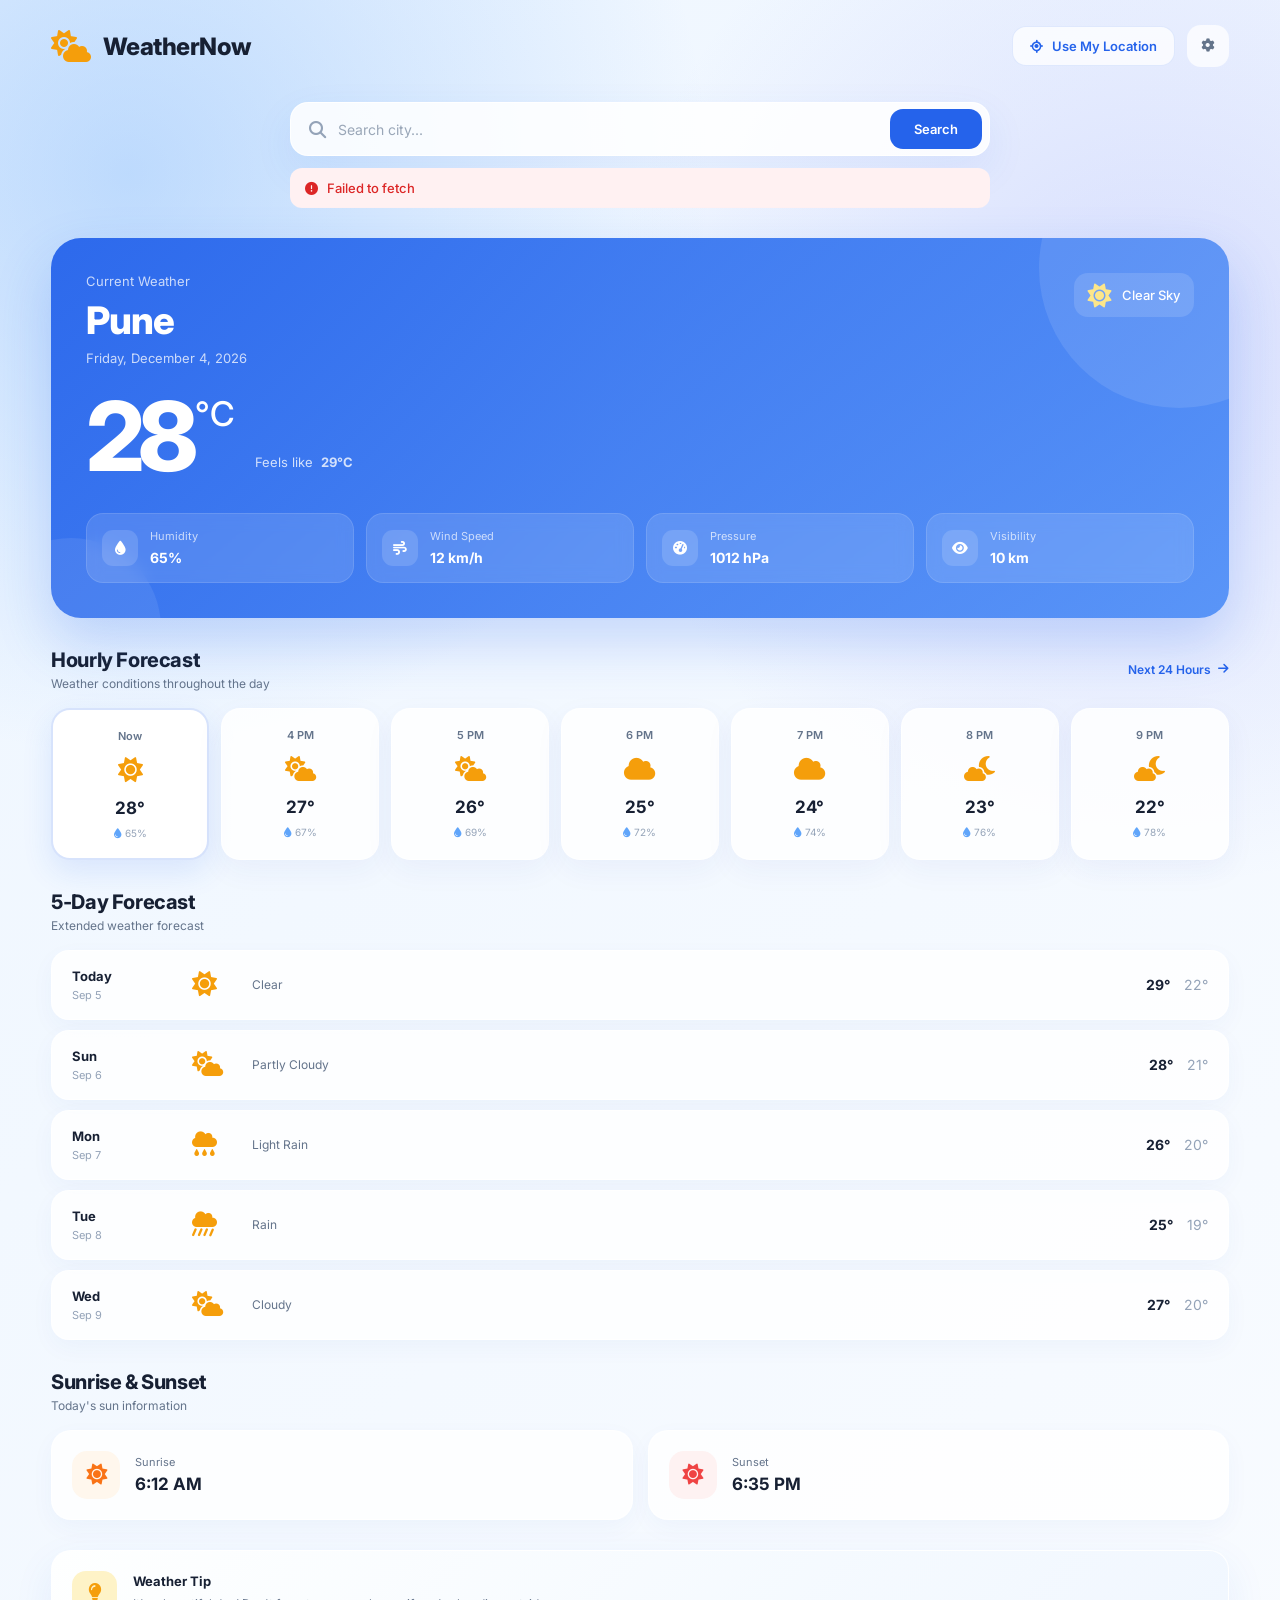
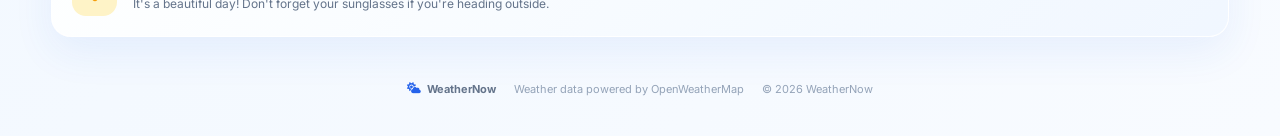
<file: weatherForecast/Index.html>
<!DOCTYPE html>
<html lang="en">
<head>
    <meta charset="UTF-8">

    <meta name="viewport" content="width=device-width, initial-scale=1.0">

    <meta name="description"
        content="Modern weather forecasting app showing current weather, hourly forecast and weekly forecast.">

    <title>WeatherNow - Weather Forecast</title>

    <!-- Google Font -->
    <link rel="preconnect" href="https://fonts.googleapis.com">
    <link rel="preconnect" href="https://fonts.gstatic.com" crossorigin>

    <link
        href="https://fonts.googleapis.com/css2?family=Inter:wght@400;500;600;700;800&display=swap"
        rel="stylesheet">

    <!-- Font Awesome Icons -->
    <link
        rel="stylesheet"
        href="https://cdnjs.cloudflare.com/ajax/libs/font-awesome/6.5.2/css/all.min.css">

    <!-- CSS -->
    <link rel="stylesheet" href="style.css">
</head>

<body>

    <!-- ============================= -->
    <!-- APP CONTAINER -->
    <!-- ============================= -->

    <div class="app-container">

        <!-- ============================= -->
        <!-- HEADER -->
        <!-- ============================= -->

        <header class="header">

            <div class="logo">
                <i class="fa-solid fa-cloud-sun"></i>
                <span>WeatherNow</span>
            </div>

            <div class="header-actions">

                <button class="location-btn" id="locationBtn">
                    <i class="fa-solid fa-location-crosshairs"></i>
                    <span>Use My Location</span>
                </button>

                <button class="settings-btn" aria-label="Settings">
                    <i class="fa-solid fa-gear"></i>
                </button>

            </div>

        </header>


        <!-- ============================= -->
        <!-- SEARCH SECTION -->
        <!-- ============================= -->

        <section class="search-section">

            <div class="search-container">

                <i class="fa-solid fa-magnifying-glass search-icon"></i>

                <input
                    type="text"
                    id="cityInput"
                    placeholder="Search city..."
                    autocomplete="off"
                    aria-label="Enter city name">

                <button id="searchBtn" class="search-btn">
                    Search
                </button>

            </div>

            <!-- Error Message -->
            <div id="errorMessage" class="error-message hidden">
                <i class="fa-solid fa-circle-exclamation"></i>
                <span>City not found. Please try another city.</span>
            </div>

        </section>


        <!-- ============================= -->
        <!-- MAIN WEATHER CONTENT -->
        <!-- ============================= -->

        <main>

            <!-- ============================= -->
            <!-- CURRENT WEATHER -->
            <!-- ============================= -->

            <section class="current-weather">

                <div class="current-weather-header">

                    <div>
                        <p class="weather-label">
                            Current Weather
                        </p>

                        <h1 id="cityName">
                            Pune
                        </h1>

                        <p class="date" id="currentDate">
                            Saturday, September 5
                        </p>
                    </div>

                    <div class="weather-status">
                        <i class="fa-solid fa-sun" id="weatherIcon"></i>

                        <span id="weatherDescription">
                            Clear Sky
                        </span>
                    </div>

                </div>


                <!-- Main Temperature -->

                <div class="temperature-section">

                    <div class="temperature">
                        <span id="temperature">28</span>
                        <span class="degree">°C</span>
                    </div>

                    <div class="feels-like">
                        Feels like
                        <strong id="feelsLike">29°C</strong>
                    </div>

                </div>


                <!-- Weather Details -->

                <div class="weather-details">

                    <div class="weather-detail-card">

                        <div class="detail-icon">
                            <i class="fa-solid fa-droplet"></i>
                        </div>

                        <div>
                            <p>Humidity</p>
                            <strong id="humidity">65%</strong>
                        </div>

                    </div>


                    <div class="weather-detail-card">

                        <div class="detail-icon">
                            <i class="fa-solid fa-wind"></i>
                        </div>

                        <div>
                            <p>Wind Speed</p>
                            <strong id="windSpeed">12 km/h</strong>
                        </div>

                    </div>


                    <div class="weather-detail-card">

                        <div class="detail-icon">
                            <i class="fa-solid fa-gauge-high"></i>
                        </div>

                        <div>
                            <p>Pressure</p>
                            <strong id="pressure">1012 hPa</strong>
                        </div>

                    </div>


                    <div class="weather-detail-card">

                        <div class="detail-icon">
                            <i class="fa-solid fa-eye"></i>
                        </div>

                        <div>
                            <p>Visibility</p>
                            <strong id="visibility">10 km</strong>
                        </div>

                    </div>

                </div>

            </section>


            <!-- ============================= -->
            <!-- HOURLY FORECAST -->
            <!-- ============================= -->

            <section class="forecast-section">

                <div class="section-heading">

                    <div>
                        <h2>Hourly Forecast</h2>
                        <p>Weather conditions throughout the day</p>
                    </div>

                    <button class="view-more-btn">
                        Next 24 Hours
                        <i class="fa-solid fa-arrow-right"></i>
                    </button>

                </div>


                <div class="hourly-forecast" id="hourlyForecast">

                    <!-- Hour 1 -->

                    <div class="hour-card active">

                        <p>Now</p>

                        <i class="fa-solid fa-sun weather-small-icon"></i>

                        <strong>28°</strong>

                        <span>
                            <i class="fa-solid fa-droplet"></i>
                            65%
                        </span>

                    </div>


                    <!-- Hour 2 -->

                    <div class="hour-card">

                        <p>4 PM</p>

                        <i class="fa-solid fa-cloud-sun weather-small-icon"></i>

                        <strong>27°</strong>

                        <span>
                            <i class="fa-solid fa-droplet"></i>
                            67%
                        </span>

                    </div>


                    <!-- Hour 3 -->

                    <div class="hour-card">

                        <p>5 PM</p>

                        <i class="fa-solid fa-cloud-sun weather-small-icon"></i>

                        <strong>26°</strong>

                        <span>
                            <i class="fa-solid fa-droplet"></i>
                            69%
                        </span>

                    </div>


                    <!-- Hour 4 -->

                    <div class="hour-card">

                        <p>6 PM</p>

                        <i class="fa-solid fa-cloud weather-small-icon"></i>

                        <strong>25°</strong>

                        <span>
                            <i class="fa-solid fa-droplet"></i>
                            72%
                        </span>

                    </div>


                    <!-- Hour 5 -->

                    <div class="hour-card">

                        <p>7 PM</p>

                        <i class="fa-solid fa-cloud weather-small-icon"></i>

                        <strong>24°</strong>

                        <span>
                            <i class="fa-solid fa-droplet"></i>
                            74%
                        </span>

                    </div>


                    <!-- Hour 6 -->

                    <div class="hour-card">

                        <p>8 PM</p>

                        <i class="fa-solid fa-cloud-moon weather-small-icon"></i>

                        <strong>23°</strong>

                        <span>
                            <i class="fa-solid fa-droplet"></i>
                            76%
                        </span>

                    </div>


                    <!-- Hour 7 -->

                    <div class="hour-card">

                        <p>9 PM</p>

                        <i class="fa-solid fa-cloud-moon weather-small-icon"></i>

                        <strong>22°</strong>

                        <span>
                            <i class="fa-solid fa-droplet"></i>
                            78%
                        </span>

                    </div>

                </div>

            </section>


            <!-- ============================= -->
            <!-- 5 DAY FORECAST -->
            <!-- ============================= -->

            <section class="forecast-section">

                <div class="section-heading">

                    <div>
                        <h2>5-Day Forecast</h2>
                        <p>Extended weather forecast</p>
                    </div>

                </div>


                <div class="daily-forecast" id="dailyForecast">

                    <!-- Today -->

                    <div class="day-card">

                        <div class="day-info">
                            <strong>Today</strong>
                            <span>Sep 5</span>
                        </div>

                        <i class="fa-solid fa-sun forecast-icon"></i>

                        <span class="forecast-description">
                            Clear
                        </span>

                        <div class="forecast-temperature">
                            <strong>29°</strong>
                            <span>22°</span>
                        </div>

                    </div>


                    <!-- Tomorrow -->

                    <div class="day-card">

                        <div class="day-info">
                            <strong>Sun</strong>
                            <span>Sep 6</span>
                        </div>

                        <i class="fa-solid fa-cloud-sun forecast-icon"></i>

                        <span class="forecast-description">
                            Partly Cloudy
                        </span>

                        <div class="forecast-temperature">
                            <strong>28°</strong>
                            <span>21°</span>
                        </div>

                    </div>


                    <!-- Monday -->

                    <div class="day-card">

                        <div class="day-info">
                            <strong>Mon</strong>
                            <span>Sep 7</span>
                        </div>

                        <i class="fa-solid fa-cloud-rain forecast-icon"></i>

                        <span class="forecast-description">
                            Light Rain
                        </span>

                        <div class="forecast-temperature">
                            <strong>26°</strong>
                            <span>20°</span>
                        </div>

                    </div>


                    <!-- Tuesday -->

                    <div class="day-card">

                        <div class="day-info">
                            <strong>Tue</strong>
                            <span>Sep 8</span>
                        </div>

                        <i class="fa-solid fa-cloud-showers-heavy forecast-icon"></i>

                        <span class="forecast-description">
                            Rain
                        </span>

                        <div class="forecast-temperature">
                            <strong>25°</strong>
                            <span>19°</span>
                        </div>

                    </div>


                    <!-- Wednesday -->

                    <div class="day-card">

                        <div class="day-info">
                            <strong>Wed</strong>
                            <span>Sep 9</span>
                        </div>

                        <i class="fa-solid fa-cloud-sun forecast-icon"></i>

                        <span class="forecast-description">
                            Cloudy
                        </span>

                        <div class="forecast-temperature">
                            <strong>27°</strong>
                            <span>20°</span>
                        </div>

                    </div>

                </div>

            </section>


            <!-- ============================= -->
            <!-- SUN INFORMATION -->
            <!-- ============================= -->

            <section class="sun-section">

                <div class="section-heading">

                    <div>
                        <h2>Sunrise & Sunset</h2>
                        <p>Today's sun information</p>
                    </div>

                </div>


                <div class="sun-cards">

                    <div class="sun-card">

                        <div class="sun-icon sunrise">
                            <i class="fa-solid fa-sun"></i>
                        </div>

                        <div>
                            <span>Sunrise</span>
                            <strong id="sunrise">6:12 AM</strong>
                        </div>

                    </div>


                    <div class="sun-card">

                        <div class="sun-icon sunset">
                            <i class="fa-solid fa-sun"></i>
                        </div>

                        <div>
                            <span>Sunset</span>
                            <strong id="sunset">6:35 PM</strong>
                        </div>

                    </div>

                </div>

            </section>


            <!-- ============================= -->
            <!-- WEATHER TIP -->
            <!-- ============================= -->

            <section class="weather-tip">

                <div class="tip-icon">
                    <i class="fa-solid fa-lightbulb"></i>
                </div>

                <div>

                    <h3>Weather Tip</h3>

                    <p id="weatherTip">
                        It's a beautiful day! Don't forget your sunglasses
                        if you're heading outside.
                    </p>

                </div>

            </section>

        </main>


        <!-- ============================= -->
        <!-- FOOTER -->
        <!-- ============================= -->

        <footer class="footer">

            <p>
                <i class="fa-solid fa-cloud-sun"></i>
                WeatherNow
            </p>

            <span>
                Weather data powered by OpenWeatherMap
            </span>

            <span>
                © 2026 WeatherNow
            </span>

        </footer>

    </div>


    <!-- ============================= -->
    <!-- JAVASCRIPT -->
    <!-- ============================= -->

    <script src="script.js"></script>

</body>
</html>
</file>
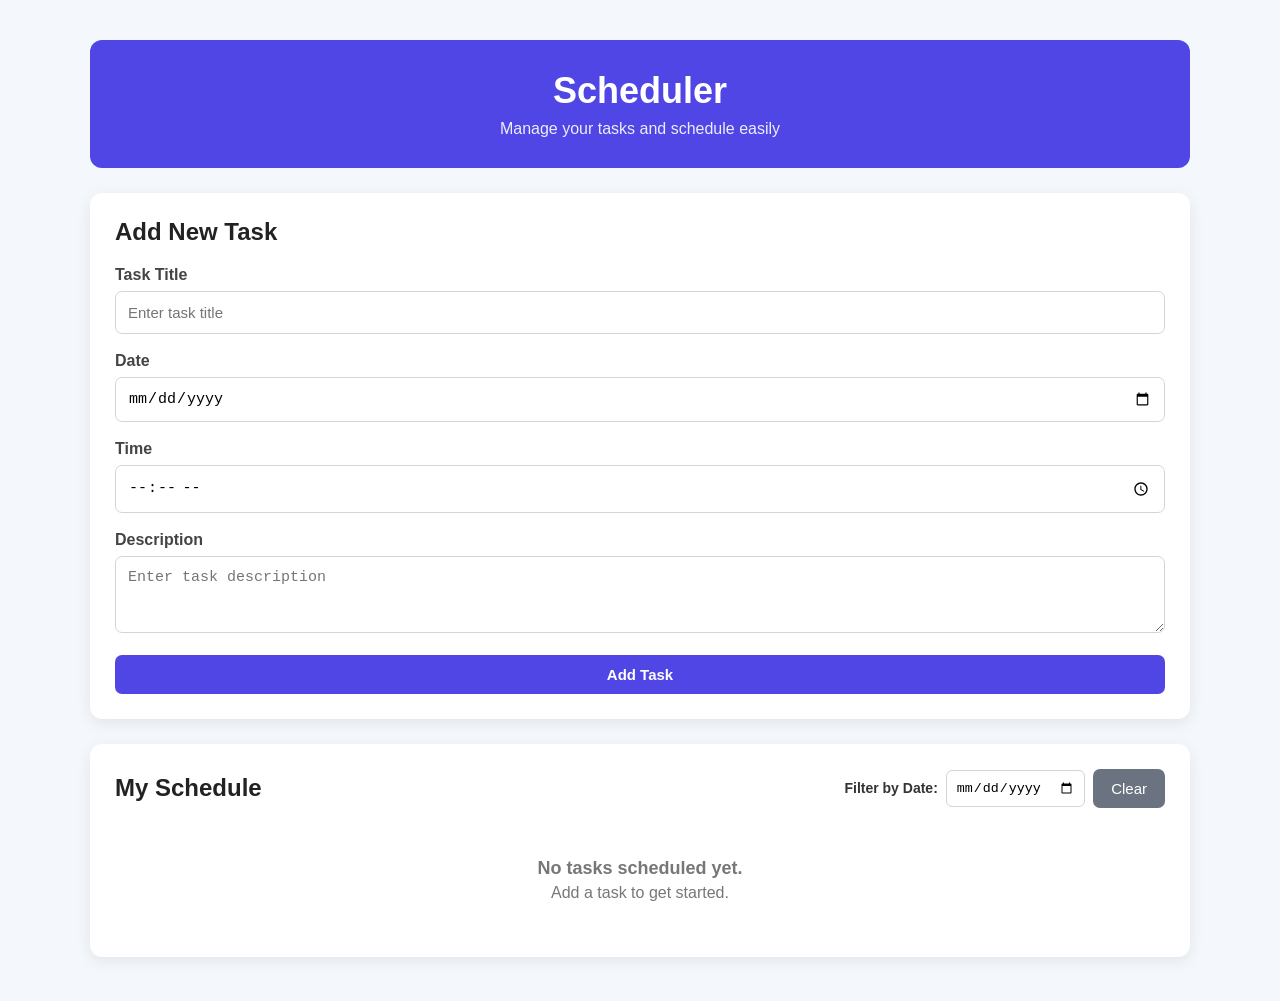
<file: Scheduler/front.html>
<!DOCTYPE html>
<html lang="en">
<head>
    <meta charset="UTF-8">
    <meta name="viewport" content="width=device-width, initial-scale=1.0">

    <title>Scheduler</title>

    <!-- CSS File -->
    <link rel="stylesheet" href="makeup.css">
</head>

<body>

    <div class="container">

        <!-- Header -->
        <header class="header">
            <h1>Scheduler</h1>
            <p>Manage your tasks and schedule easily</p>
        </header>

        <!-- Add Task Section -->
        <section class="task-form">
            <h2>Add New Task</h2>

            <form id="taskForm">

                <div class="form-group">
                    <label for="taskTitle">Task Title</label>
                    <input
                        type="text"
                        id="taskTitle"
                        placeholder="Enter task title"
                        required
                    >
                </div>

                <div class="form-group">
                    <label for="taskDate">Date</label>
                    <input
                        type="date"
                        id="taskDate"
                        required
                    >
                </div>

                <div class="form-group">
                    <label for="taskTime">Time</label>
                    <input
                        type="time"
                        id="taskTime"
                        required
                    >
                </div>

                <div class="form-group">
                    <label for="taskDescription">Description</label>
                    <textarea
                        id="taskDescription"
                        placeholder="Enter task description"
                        rows="3"
                    ></textarea>
                </div>

                <button type="submit" id="addTaskBtn">
                    Add Task
                </button>

            </form>
        </section>

        <!-- Schedule Section -->
        <section class="schedule">

            <div class="schedule-header">
                <h2>My Schedule</h2>

                <div class="filter">
                    <label for="filterDate">Filter by Date:</label>
                    <input type="date" id="filterDate">
                    <button type="button" id="clearFilter">
                        Clear
                    </button>
                </div>
            </div>

            <!-- Task List -->
            <div id="taskList" class="task-list">

                <!-- Tasks will be added here using JavaScript -->

                <div id="emptyMessage" class="empty-message">
                    <p>No tasks scheduled yet.</p>
                    <p>Add a task to get started.</p>
                </div>

            </div>

        </section>

    </div>

    <!-- JavaScript File -->
    <script src="logic.js"></script>

</body>
</html>
</file>
<file: weatherForecast/style.css>
* {
    margin: 0;
    padding: 0;
    box-sizing: border-box;
}

:root {
    --primary: #2563eb;
    --primary-light: #60a5fa;
    --text-dark: #172033;
    --text-medium: #64748b;
    --text-light: #94a3b8;
    --white: #ffffff;
    --background: #eef5ff;
    --card: rgba(255, 255, 255, 0.82);
    --border: rgba(255, 255, 255, 0.7);
    --shadow: 0 15px 40px rgba(37, 99, 235, 0.08);
    --radius: 24px;
}

html {
    scroll-behavior: smooth;
}

body {
    font-family: "Inter", sans-serif;
    color: var(--text-dark);
    background:
        radial-gradient(
            circle at 10% 10%,
            rgba(96, 165, 250, 0.35),
            transparent 30%
        ),
        radial-gradient(
            circle at 90% 20%,
            rgba(129, 140, 248, 0.25),
            transparent 30%
        ),
        linear-gradient(135deg, #eef6ff, #f8fbff);

    min-height: 100vh;
}


/* =========================================
   APP CONTAINER
========================================= */

.app-container {
    width: min(1200px, 92%);
    margin: 0 auto;
    padding: 25px 0 40px;
}


/* =========================================
   HEADER
========================================= */

.header {
    display: flex;
    justify-content: space-between;
    align-items: center;
    margin-bottom: 35px;
}

.logo {
    display: flex;
    align-items: center;
    gap: 12px;

    font-size: 24px;
    font-weight: 800;
    letter-spacing: -0.5px;
}

.logo i {
    font-size: 32px;
    color: #f59e0b;
}

.header-actions {
    display: flex;
    align-items: center;
    gap: 12px;
}

.location-btn,
.settings-btn {
    border: none;
    cursor: pointer;
    font-family: inherit;
    transition: all 0.25s ease;
}

.location-btn {
    display: flex;
    align-items: center;
    gap: 9px;

    padding: 11px 17px;

    color: var(--primary);
    background: rgba(255, 255, 255, 0.75);

    border: 1px solid rgba(37, 99, 235, 0.12);
    border-radius: 14px;

    font-size: 13px;
    font-weight: 600;
}

.location-btn:hover {
    background: var(--primary);
    color: white;
    transform: translateY(-2px);
    box-shadow: 0 8px 20px rgba(37, 99, 235, 0.2);
}

.settings-btn {
    width: 42px;
    height: 42px;

    display: flex;
    align-items: center;
    justify-content: center;

    border-radius: 14px;

    color: var(--text-medium);
    background: rgba(255, 255, 255, 0.75);
}

.settings-btn:hover {
    color: var(--primary);
    transform: rotate(25deg);
}


/* =========================================
   SEARCH
========================================= */

.search-section {
    margin-bottom: 30px;
}

.search-container {
    display: flex;
    align-items: center;

    max-width: 700px;
    margin: 0 auto;

    padding: 6px 7px 6px 18px;

    background: rgba(255, 255, 255, 0.85);

    border: 1px solid rgba(255, 255, 255, 0.9);
    border-radius: 18px;

    box-shadow: var(--shadow);

    transition: 0.25s ease;
}

.search-container:focus-within {
    border-color: rgba(37, 99, 235, 0.3);

    box-shadow:
        0 0 0 4px rgba(37, 99, 235, 0.08),
        var(--shadow);
}

.search-icon {
    color: var(--text-light);
    font-size: 17px;
    margin-right: 12px;
}

.search-container input {
    flex: 1;

    border: none;
    outline: none;

    background: transparent;

    font-family: inherit;
    font-size: 14px;
    color: var(--text-dark);
}

.search-container input::placeholder {
    color: #9aa7b8;
}

.search-btn {
    border: none;
    cursor: pointer;

    padding: 12px 24px;

    background: var(--primary);
    color: white;

    border-radius: 13px;

    font-family: inherit;
    font-size: 13px;
    font-weight: 600;

    transition: 0.25s ease;
}

.search-btn:hover {
    background: #1d4ed8;
    transform: translateY(-1px);
}


/* =========================================
   ERROR MESSAGE
========================================= */

.error-message {
    max-width: 700px;
    margin: 12px auto 0;

    display: flex;
    align-items: center;
    gap: 9px;

    padding: 12px 15px;

    border-radius: 12px;

    background: #fff1f2;
    color: #dc2626;

    font-size: 13px;
    font-weight: 500;
}

.error-message.hidden {
    display: none;
}


/* =========================================
   CURRENT WEATHER
========================================= */

.current-weather {
    position: relative;

    padding: 35px;

    overflow: hidden;

    border-radius: 30px;

    background:
        linear-gradient(
            135deg,
            rgba(37, 99, 235, 0.95),
            rgba(59, 130, 246, 0.82)
        );

    color: white;

    box-shadow:
        0 25px 55px rgba(37, 99, 235, 0.22);

    margin-bottom: 30px;
}

/* Decorative circles */

.current-weather::before {
    content: "";

    position: absolute;

    width: 280px;
    height: 280px;

    right: -90px;
    top: -110px;

    border-radius: 50%;

    background: rgba(255, 255, 255, 0.1);
}

.current-weather::after {
    content: "";

    position: absolute;

    width: 180px;
    height: 180px;

    left: -70px;
    bottom: -100px;

    border-radius: 50%;

    background: rgba(255, 255, 255, 0.08);
}

.current-weather-header {
    position: relative;
    z-index: 2;

    display: flex;
    justify-content: space-between;
    align-items: flex-start;
}

.weather-label {
    font-size: 13px;
    opacity: 0.75;
    margin-bottom: 8px;
}

.current-weather h1 {
    font-size: 38px;
    font-weight: 800;
    letter-spacing: -1px;
}

.date {
    margin-top: 7px;

    font-size: 13px;
    opacity: 0.75;
}

.weather-status {
    display: flex;
    align-items: center;
    gap: 10px;

    padding: 10px 14px;

    border-radius: 14px;

    background: rgba(255, 255, 255, 0.13);

    font-size: 13px;
    font-weight: 500;
}

.weather-status i {
    font-size: 24px;
    color: #fde68a;
}


/* =========================================
   TEMPERATURE
========================================= */

.temperature-section {
    position: relative;
    z-index: 2;

    display: flex;
    align-items: flex-end;
    gap: 20px;

    margin: 30px 0 35px;
}

.temperature {
    display: flex;
    align-items: flex-start;

    line-height: 0.85;
}

.temperature span:first-child {
    font-size: 96px;
    font-weight: 800;
    letter-spacing: -7px;
}

.temperature .degree {
    font-size: 34px;
    font-weight: 500;

    margin-top: 4px;
    margin-left: 4px;
}

.feels-like {
    margin-bottom: 8px;

    font-size: 13px;
    opacity: 0.78;
}

.feels-like strong {
    color: white;
    margin-left: 4px;
}


/* =========================================
   WEATHER DETAILS
========================================= */

.weather-details {
    position: relative;
    z-index: 2;

    display: grid;
    grid-template-columns: repeat(4, 1fr);

    gap: 12px;
}

.weather-detail-card {
    display: flex;
    align-items: center;
    gap: 12px;

    padding: 15px;

    border-radius: 17px;

    background: rgba(255, 255, 255, 0.12);

    border: 1px solid rgba(255, 255, 255, 0.12);

    backdrop-filter: blur(8px);

    transition: 0.25s ease;
}

.weather-detail-card:hover {
    background: rgba(255, 255, 255, 0.18);
    transform: translateY(-3px);
}

.detail-icon {
    width: 36px;
    height: 36px;

    display: flex;
    align-items: center;
    justify-content: center;

    border-radius: 11px;

    background: rgba(255, 255, 255, 0.14);

    font-size: 14px;
}

.weather-detail-card p {
    font-size: 11px;
    opacity: 0.7;
    margin-bottom: 4px;
}

.weather-detail-card strong {
    font-size: 14px;
}


/* =========================================
   SECTION
========================================= */

.forecast-section,
.sun-section {
    margin-bottom: 30px;
}

.section-heading {
    display: flex;
    justify-content: space-between;
    align-items: center;

    margin-bottom: 17px;
}

.section-heading h2 {
    font-size: 20px;
    font-weight: 750;
    letter-spacing: -0.4px;
}

.section-heading p {
    margin-top: 4px;

    color: var(--text-medium);

    font-size: 12px;
}

.view-more-btn {
    border: none;
    background: transparent;

    color: var(--primary);

    font-family: inherit;
    font-size: 12px;
    font-weight: 600;

    cursor: pointer;

    display: flex;
    align-items: center;
    gap: 7px;

    transition: 0.2s ease;
}

.view-more-btn:hover {
    gap: 11px;
}


/* =========================================
   HOURLY FORECAST
========================================= */

.hourly-forecast {
    display: grid;
    grid-template-columns: repeat(7, 1fr);
    gap: 12px;
}

.hour-card {
    display: flex;
    flex-direction: column;
    align-items: center;

    padding: 19px 10px;

    border-radius: 19px;

    background: var(--card);

    border: 1px solid var(--border);

    box-shadow: 0 10px 30px rgba(30, 64, 175, 0.05);

    transition: 0.25s ease;
}

.hour-card:hover {
    transform: translateY(-5px);
    box-shadow: 0 15px 30px rgba(30, 64, 175, 0.1);
}

.hour-card.active {
    background: white;

    border: 2px solid rgba(37, 99, 235, 0.18);

    box-shadow:
        0 12px 30px rgba(37, 99, 235, 0.12);
}

.hour-card p {
    color: var(--text-medium);

    font-size: 11px;
    font-weight: 600;

    margin-bottom: 15px;
}

.weather-small-icon {
    font-size: 25px;

    margin-bottom: 15px;

    color: #f59e0b;
}

.hour-card strong {
    font-size: 17px;
    margin-bottom: 9px;
}

.hour-card span {
    color: var(--text-light);

    font-size: 10px;
}

.hour-card span i {
    color: #60a5fa;
}


/* =========================================
   DAILY FORECAST
========================================= */

.daily-forecast {
    display: flex;
    flex-direction: column;
    gap: 10px;
}

.day-card {
    display: grid;

    grid-template-columns: 120px 60px 1fr 100px;

    align-items: center;

    padding: 17px 20px;

    border-radius: 18px;

    background: var(--card);

    border: 1px solid var(--border);

    box-shadow: 0 8px 25px rgba(30, 64, 175, 0.04);

    transition: 0.25s ease;
}

.day-card:hover {
    transform: translateX(4px);

    box-shadow: 0 12px 30px rgba(30, 64, 175, 0.08);
}

.day-info {
    display: flex;
    flex-direction: column;
    gap: 4px;
}

.day-info strong {
    font-size: 13px;
}

.day-info span {
    color: var(--text-light);
    font-size: 11px;
}

.forecast-icon {
    font-size: 25px;
    color: #f59e0b;
}

.forecast-description {
    color: var(--text-medium);
    font-size: 12px;
}

.forecast-temperature {
    display: flex;
    justify-content: flex-end;
    gap: 14px;
}

.forecast-temperature strong {
    font-size: 14px;
}

.forecast-temperature span {
    color: var(--text-light);
    font-size: 14px;
}


/* =========================================
   SUNRISE / SUNSET
========================================= */

.sun-cards {
    display: grid;
    grid-template-columns: 1fr 1fr;

    gap: 15px;
}

.sun-card {
    display: flex;
    align-items: center;
    gap: 15px;

    padding: 20px;

    background: var(--card);

    border: 1px solid var(--border);

    border-radius: 20px;

    box-shadow: 0 8px 25px rgba(30, 64, 175, 0.04);
}

.sun-icon {
    width: 48px;
    height: 48px;

    display: flex;
    align-items: center;
    justify-content: center;

    border-radius: 15px;

    font-size: 21px;
}

.sunrise {
    background: #fff7ed;
    color: #f97316;
}

.sunset {
    background: #fef2f2;
    color: #ef4444;
}

.sun-card span {
    display: block;

    color: var(--text-medium);

    font-size: 11px;

    margin-bottom: 5px;
}

.sun-card strong {
    font-size: 17px;
}


/* =========================================
   WEATHER TIP
========================================= */

.weather-tip {
    display: flex;
    align-items: center;
    gap: 16px;

    padding: 20px;

    margin-bottom: 35px;

    background:
        linear-gradient(
            135deg,
            rgba(255, 255, 255, 0.9),
            rgba(239, 246, 255, 0.9)
        );

    border: 1px solid rgba(255, 255, 255, 0.9);

    border-radius: 20px;

    box-shadow: var(--shadow);
}

.tip-icon {
    width: 45px;
    height: 45px;

    flex-shrink: 0;

    display: flex;
    align-items: center;
    justify-content: center;

    border-radius: 14px;

    background: #fef3c7;
    color: #f59e0b;

    font-size: 18px;
}

.weather-tip h3 {
    font-size: 13px;
    margin-bottom: 5px;
}

.weather-tip p {
    color: var(--text-medium);
    font-size: 12px;
    line-height: 1.6;
}


/* =========================================
   FOOTER
========================================= */

.footer {
    display: flex;
    justify-content: center;
    align-items: center;
    flex-wrap: wrap;

    gap: 18px;

    padding-top: 10px;

    color: var(--text-light);

    font-size: 11px;
}

.footer p {
    display: flex;
    align-items: center;
    gap: 6px;

    font-weight: 700;

    color: var(--text-medium);
}

.footer p i {
    color: var(--primary);
}


/* =========================================
   LOADING STATE
========================================= */

.loading {
    position: relative;
    pointer-events: none;
    opacity: 0.7;
}

.loading::after {
    content: "";

    position: absolute;

    width: 18px;
    height: 18px;

    top: 50%;
    left: 50%;

    margin-left: -9px;
    margin-top: -9px;

    border: 2px solid rgba(255, 255, 255, 0.35);
    border-top-color: white;

    border-radius: 50%;

    animation: spin 0.7s linear infinite;
}

@keyframes spin {
    to {
        transform: rotate(360deg);
    }
}


/* =========================================
   RESPONSIVE — TABLET
========================================= */

@media (max-width: 900px) {

    .weather-details {
        grid-template-columns: repeat(2, 1fr);
    }

    .hourly-forecast {
        grid-template-columns: repeat(4, 1fr);
    }

    .hour-card:nth-child(n + 5) {
        display: none;
    }

}


/* =========================================
   RESPONSIVE — MOBILE
========================================= */

@media (max-width: 600px) {

    .app-container {
        width: 94%;
        padding-top: 18px;
    }

    .header {
        margin-bottom: 25px;
    }

    .logo {
        font-size: 20px;
    }

    .logo i {
        font-size: 27px;
    }

    .location-btn span {
        display: none;
    }

    .location-btn {
        width: 42px;
        height: 42px;

        justify-content: center;

        padding: 0;
    }

    .settings-btn {
        width: 42px;
        height: 42px;
    }


    /* Search */

    .search-container {
        padding-left: 14px;
    }

    .search-btn {
        padding: 11px 16px;
    }


    /* Current Weather */

    .current-weather {
        padding: 25px 20px;

        border-radius: 25px;
    }

    .current-weather-header {
        flex-direction: column;
        gap: 15px;
    }

    .current-weather h1 {
        font-size: 30px;
    }

    .weather-status {
        align-self: flex-start;
    }


    /* Temperature */

    .temperature-section {
        margin: 30px 0;

        align-items: flex-end;
    }

    .temperature span:first-child {
        font-size: 76px;
        letter-spacing: -5px;
    }

    .temperature .degree {
        font-size: 27px;
    }


    /* Details */

    .weather-details {
        grid-template-columns: repeat(2, 1fr);
        gap: 8px;
    }

    .weather-detail-card {
        padding: 12px;
    }


    /* Sections */

    .section-heading h2 {
        font-size: 18px;
    }

    .section-heading p {
        font-size: 11px;
    }

    .view-more-btn {
        font-size: 10px;
    }


    /* Hourly */

    .hourly-forecast {
        display: flex;

        overflow-x: auto;

        padding-bottom: 8px;

        scrollbar-width: none;
    }

    .hourly-forecast::-webkit-scrollbar {
        display: none;
    }

    .hour-card {
        min-width: 82px;
    }

    .hour-card:nth-child(n + 5) {
        display: flex;
    }


    /* Daily Forecast */

    .day-card {
        grid-template-columns: 70px 45px 1fr;

        padding: 15px;
    }

    .forecast-description {
        font-size: 10px;
    }

    .forecast-temperature {
        grid-column: 3;
        justify-content: flex-start;

        margin-top: 4px;
    }


    /* Sunrise */

    .sun-cards {
        grid-template-columns: 1fr;
    }


    /* Tip */

    .weather-tip {
        align-items: flex-start;
    }

    .weather-tip p {
        font-size: 11px;
    }


    /* Footer */

    .footer {
        flex-direction: column;
        gap: 7px;
    }

}


/* =========================================
   VERY SMALL DEVICES
========================================= */

@media (max-width: 380px) {

    .temperature span:first-child {
        font-size: 65px;
    }

    .weather-details {
        grid-template-columns: 1fr 1fr;
    }

    .weather-detail-card {
        gap: 8px;
    }

    .detail-icon {
        width: 32px;
        height: 32px;
    }

}
</file>
<file: Scheduler/makeup.css>
/* ================================
   General Styles
================================ */

* {
    margin: 0;
    padding: 0;
    box-sizing: border-box;
}

body {
    font-family: Arial, Helvetica, sans-serif;
    background: #f4f7fb;
    color: #333;
    min-height: 100vh;
}


/* ================================
   Main Container
================================ */

.container {
    width: 90%;
    max-width: 1100px;
    margin: 40px auto;
}


/* ================================
   Header
================================ */

.header {
    background: #4f46e5;
    color: white;
    padding: 30px;
    border-radius: 12px;
    text-align: center;
    margin-bottom: 25px;
}

.header h1 {
    font-size: 36px;
    margin-bottom: 8px;
}

.header p {
    font-size: 16px;
    opacity: 0.9;
}


/* ================================
   Task Form
================================ */

.task-form {
    background: white;
    padding: 25px;
    border-radius: 12px;
    box-shadow: 0 4px 15px rgba(0, 0, 0, 0.08);
    margin-bottom: 25px;
}

.task-form h2 {
    margin-bottom: 20px;
    color: #222;
}


/* ================================
   Form Groups
================================ */

.form-group {
    margin-bottom: 18px;
}

.form-group label {
    display: block;
    font-weight: bold;
    margin-bottom: 7px;
    color: #444;
}

.form-group input,
.form-group textarea {
    width: 100%;
    padding: 12px;
    border: 1px solid #d1d5db;
    border-radius: 7px;
    font-size: 15px;
    outline: none;
    transition: border-color 0.2s;
}

.form-group input:focus,
.form-group textarea:focus {
    border-color: #4f46e5;
}

.form-group textarea {
    resize: vertical;
}


/* ================================
   Buttons
================================ */

button {
    border: none;
    border-radius: 7px;
    padding: 11px 18px;
    font-size: 15px;
    cursor: pointer;
    transition: 0.2s;
}

#addTaskBtn {
    background: #4f46e5;
    color: white;
    width: 100%;
    font-weight: bold;
}

#addTaskBtn:hover {
    background: #4338ca;
}


/* ================================
   Schedule Section
================================ */

.schedule {
    background: white;
    padding: 25px;
    border-radius: 12px;
    box-shadow: 0 4px 15px rgba(0, 0, 0, 0.08);
}

.schedule-header {
    display: flex;
    justify-content: space-between;
    align-items: center;
    gap: 20px;
    margin-bottom: 20px;
}

.schedule-header h2 {
    color: #222;
}


/* ================================
   Filter
================================ */

.filter {
    display: flex;
    align-items: center;
    gap: 8px;
}

.filter label {
    font-weight: bold;
    font-size: 14px;
}

.filter input {
    padding: 9px;
    border: 1px solid #d1d5db;
    border-radius: 6px;
    outline: none;
}

#clearFilter {
    background: #6b7280;
    color: white;
}

#clearFilter:hover {
    background: #4b5563;
}


/* ================================
   Task List
================================ */

.task-list {
    display: flex;
    flex-direction: column;
    gap: 15px;
}


/* ================================
   Individual Task
================================ */

.task {
    border: 1px solid #e5e7eb;
    border-left: 5px solid #4f46e5;
    padding: 18px;
    border-radius: 8px;
    background: #fafafa;
}

.task h3 {
    color: #222;
    margin-bottom: 8px;
}

.task p {
    margin: 5px 0;
    color: #555;
}

.task .task-date {
    font-weight: bold;
    color: #4f46e5;
}

.task .task-description {
    margin-top: 10px;
}


/* ================================
   Task Buttons
================================ */

.task-buttons {
    margin-top: 15px;
    display: flex;
    gap: 10px;
}

.edit-btn {
    background: #f59e0b;
    color: white;
}

.edit-btn:hover {
    background: #d97706;
}

.delete-btn {
    background: #ef4444;
    color: white;
}

.delete-btn:hover {
    background: #dc2626;
}


/* ================================
   Empty Message
================================ */

.empty-message {
    text-align: center;
    padding: 30px;
    color: #777;
}

.empty-message p:first-child {
    font-size: 18px;
    font-weight: bold;
    margin-bottom: 5px;
}


/* ================================
   Responsive Design
================================ */

@media (max-width: 768px) {

    .container {
        width: 95%;
        margin: 20px auto;
    }

    .header h1 {
        font-size: 28px;
    }

    .schedule-header {
        flex-direction: column;
        align-items: flex-start;
    }

    .filter {
        width: 100%;
        flex-wrap: wrap;
    }

    .filter input {
        flex: 1;
    }
}


@media (max-width: 480px) {

    .task-form,
    .schedule {
        padding: 18px;
    }

    .header {
        padding: 25px 15px;
    }

    .header h1 {
        font-size: 24px;
    }

    .filter {
        flex-direction: column;
        align-items: stretch;
    }

    .filter input,
    #clearFilter {
        width: 100%;
    }
}
</file>
